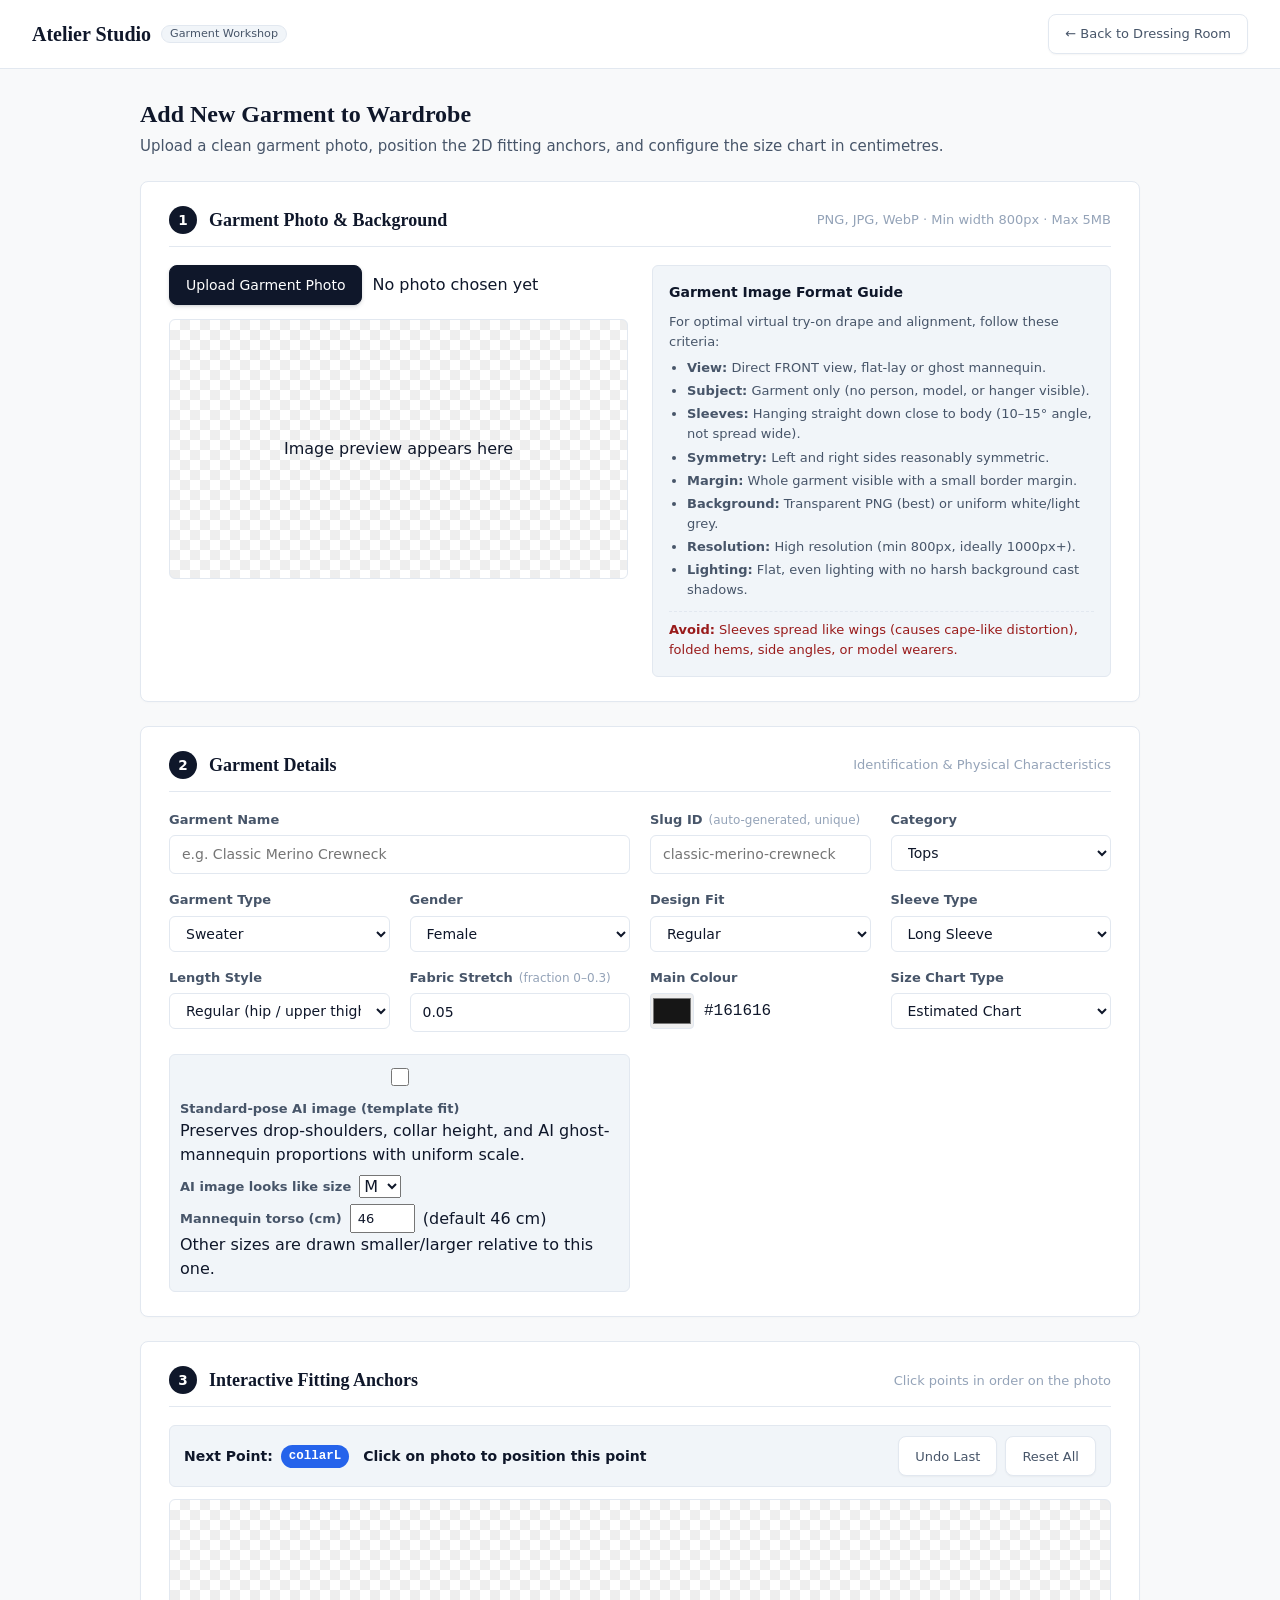
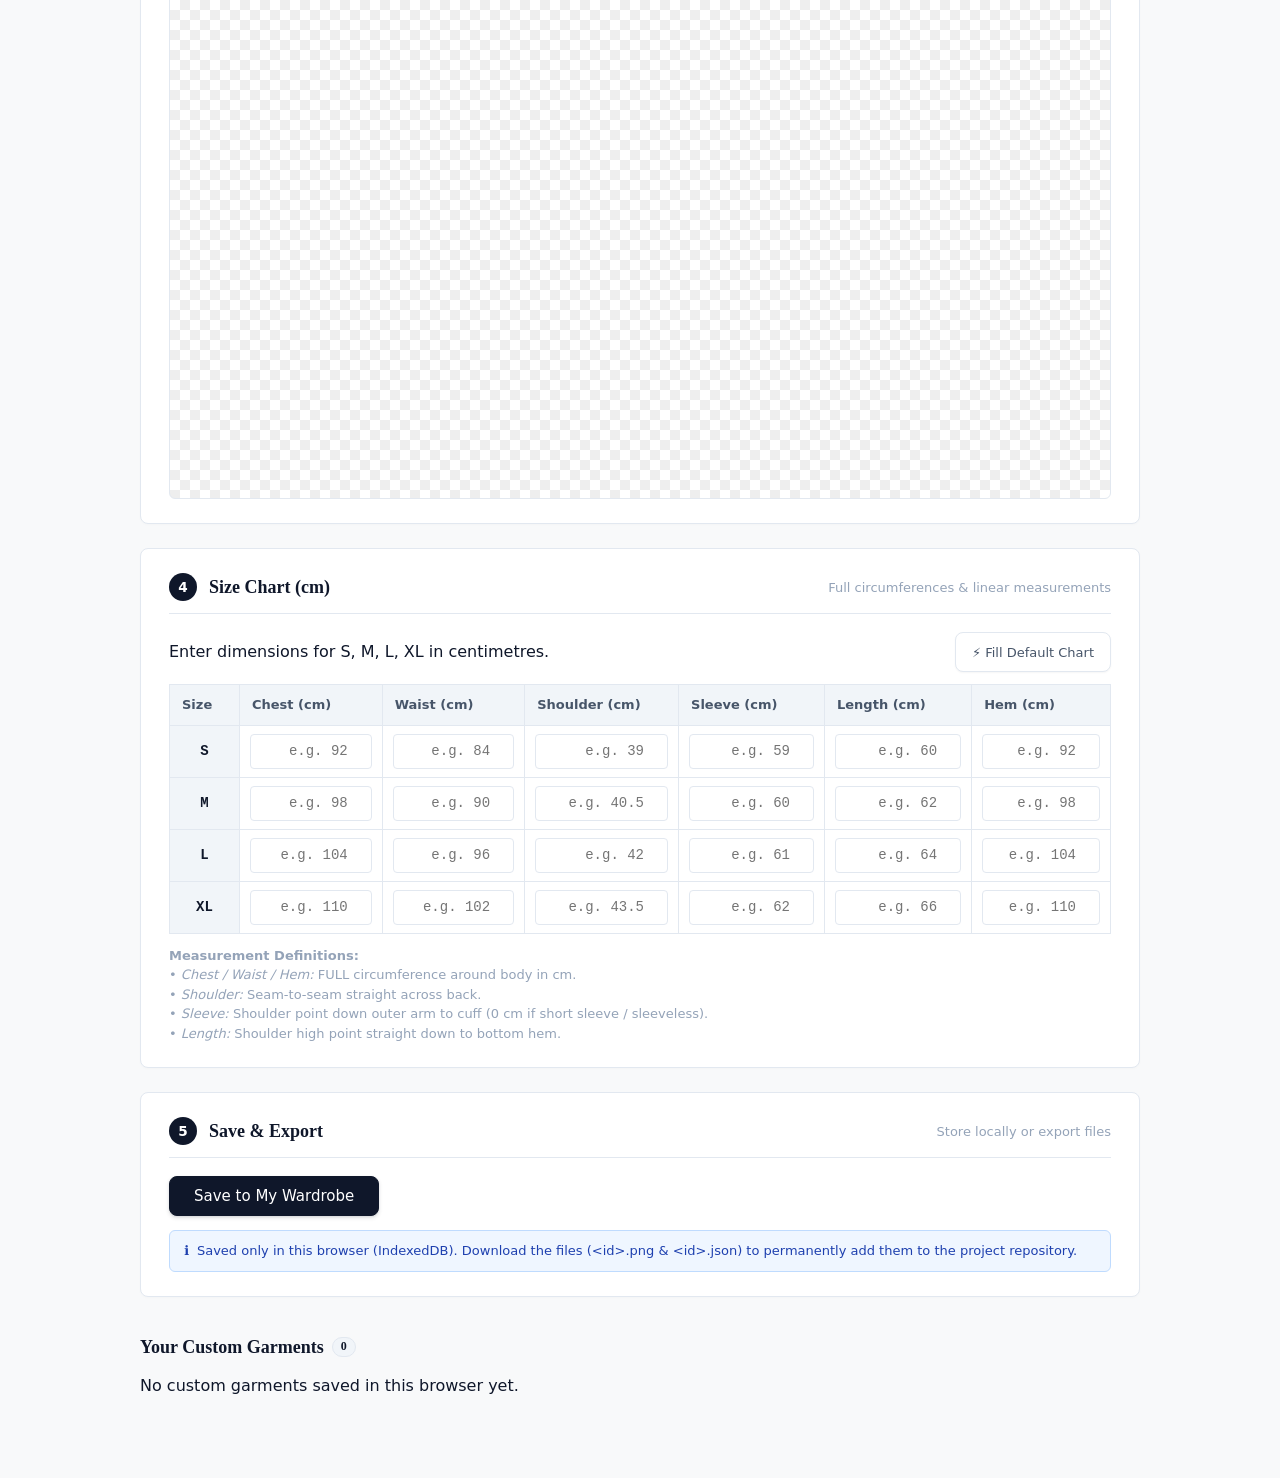
<file: admin.html>
<!DOCTYPE html>
<html lang="en">
<head>
  <meta charset="UTF-8">
  <meta name="viewport" content="width=device-width, initial-scale=1.0">
  <title>Wardrobe Admin · Add Garment — Atelier</title>
  <link rel="stylesheet" href="css/base.css">
  <link rel="stylesheet" href="css/admin.css">
</head>
<body class="admin-layout">

  <!-- Header -->
  <header class="admin-header">
    <h1>
      <span>Atelier Studio</span>
      <span class="badge">Garment Workshop</span>
    </h1>
    <div style="display:flex;align-items:center;gap:12px;">
      <a href="dressing.html" class="btn btn-ghost" style="font-size:0.8125rem;">← Back to Dressing Room</a>
    </div>
  </header>

  <!-- Main Content -->
  <main class="admin-main">
    <div class="admin-intro">
      <h2 style="font-size:1.5rem;font-weight:600;margin:0 0 6px;">Add New Garment to Wardrobe</h2>
      <p>Upload a clean garment photo, position the 2D fitting anchors, and configure the size chart in centimetres.</p>
    </div>

    <!-- CARD 1: Upload Image & Guidelines -->
    <section class="admin-card" id="card-upload">
      <div class="card-heading">
        <span class="step-num">1</span>
        <h2>Garment Photo & Background</h2>
        <span class="sub">PNG, JPG, WebP · Min width 800px · Max 5MB</span>
      </div>

      <div class="upload-grid">
        <!-- Upload Controls & Preview -->
        <div style="display:flex;flex-direction:column;gap:14px;">
          <div style="display:flex;gap:10px;align-items:center;">
            <input type="file" id="garment-file-input" accept="image/png,image/jpeg,image/webp" style="display:none;">
            <button type="button" class="btn btn-primary" id="select-image-btn" style="font-size:0.875rem;">Upload Garment Photo</button>
            <span id="file-name-label" class="muted text-sm">No photo chosen yet</span>
          </div>

          <div class="checker-box" id="upload-preview-box">
            <span id="upload-placeholder-text" class="muted text-sm">Image preview appears here</span>
            <img id="upload-preview-img" alt="Garment preview" style="display:none;">
          </div>

          <!-- Background Removal Actions -->
          <div id="bg-remove-section" style="display:none;flex-direction:column;gap:12px;">
            <div style="display:flex;align-items:center;justify-content:space-between;flex-wrap:wrap;gap:10px;">
              <span class="text-sm" style="color:var(--ink-soft);font-weight:600;">Photo has solid background:</span>
              <button type="button" class="btn btn-primary" id="remove-bg-btn" style="font-size:0.8125rem;">Remove Background</button>
            </div>

            <!-- Tolerance Slider -->
            <div style="background:var(--paper-2);padding:10px 14px;border:1px solid var(--line);border-radius:6px;display:flex;flex-direction:column;gap:6px;">
              <div style="display:flex;justify-content:space-between;align-items:center;">
                <label for="tolerance-slider" class="text-sm" style="font-weight:600;">Tolerance: <span id="tolerance-val" style="font-family:var(--font-mono);color:var(--accent);">22</span></label>
                <span class="text-xs muted">(8 = strict, 22 = default, 40 = loose)</span>
              </div>
              <input type="range" id="tolerance-slider" min="8" max="40" value="22" step="1" style="width:100%;cursor:pointer;">
            </div>

            <!-- Magic Eraser and Tools -->
            <div style="display:flex;gap:8px;flex-wrap:wrap;align-items:center;">
              <button type="button" class="btn btn-ghost" id="magic-eraser-btn" style="border:1px solid var(--line);font-size:0.8125rem;">🪄 Magic Eraser: OFF</button>
              <button type="button" class="btn btn-ghost" id="brush-eraser-btn" style="border:1px solid var(--line);font-size:0.8125rem;">🧽 Brush Eraser: OFF</button>
              <button type="button" class="btn btn-ghost" id="restore-brush-btn" style="border:1px solid var(--line);font-size:0.8125rem;">🖌️ Restore Brush: OFF</button>
              <label class="text-xs" style="display:flex;align-items:center;gap:6px;">Brush size
                <input type="range" id="brush-size-slider" min="3" max="40" value="12" step="1" style="width:90px;cursor:pointer;">
              </label>
              <button type="button" class="btn btn-ghost" id="undo-eraser-btn" style="border:1px solid var(--line);font-size:0.8125rem;" disabled>Undo Eraser</button>
              <button type="button" class="btn btn-ghost" id="reset-cleaning-btn" style="border:1px solid var(--line);font-size:0.8125rem;">Reset to Original</button>
            </div>

            <div id="magic-eraser-hint" class="notice-banner" style="display:none;margin-top:2px;font-size:0.78rem;">
              <span>🪄 <strong>Magic Eraser active:</strong> Click on any trapped white pocket (e.g. between sleeve and body or inside belt loop) to erase it.</span>
            </div>
            <div id="brush-eraser-hint" class="notice-banner" style="display:none;margin-top:2px;font-size:0.78rem;">
              <span id="brush-hint-text">🧽 <strong>Brush Eraser active:</strong> press and drag over leftovers (fingers, hair, thin strips) on the enlarged "Cleaned Canvas" below. Then click <strong>Use Cleaned Image</strong>.</span>
            </div>

            <!-- Side-by-side comparison when cleaned -->
            <div id="clean-compare-container" style="display:none;flex-direction:column;gap:12px;">
              <div class="clean-compare-row">
                <div>
                  <span class="text-xs muted" style="display:block;margin-bottom:4px;font-weight:600;">Original</span>
                  <div class="checker-box" style="min-height:180px;max-height:240px;">
                    <img id="compare-original-img" alt="Original photo">
                  </div>
                </div>
                <div>
                  <span class="text-xs muted" style="display:block;margin-bottom:4px;font-weight:600;">Cleaned Canvas</span>
                  <div class="checker-box" id="cleaned-preview-wrap" style="min-height:180px;max-height:240px;position:relative;">
                    <canvas id="cleaned-canvas" style="max-width:100%;max-height:240px;object-fit:contain;cursor:default;"></canvas>
                  </div>
                </div>
              </div>
              <div style="display:flex;gap:10px;">
                <button type="button" class="btn btn-primary" id="accept-cleaned-btn" style="font-size:0.8125rem;">Use Cleaned Image</button>
                <button type="button" class="btn btn-ghost" id="keep-original-btn" style="font-size:0.8125rem;">Keep Original</button>
              </div>
            </div>
          </div>
        </div>

        <!-- Format Guidelines Box (from 3B) -->
        <div class="guide-box">
          <h4>Garment Image Format Guide</h4>
          <p>For optimal virtual try-on drape and alignment, follow these criteria:</p>
          <ul>
            <li><strong>View:</strong> Direct FRONT view, flat-lay or ghost mannequin.</li>
            <li><strong>Subject:</strong> Garment only (no person, model, or hanger visible).</li>
            <li><strong>Sleeves:</strong> Hanging straight down close to body (10–15° angle, not spread wide).</li>
            <li><strong>Symmetry:</strong> Left and right sides reasonably symmetric.</li>
            <li><strong>Margin:</strong> Whole garment visible with a small border margin.</li>
            <li><strong>Background:</strong> Transparent PNG (best) or uniform white/light grey.</li>
            <li><strong>Resolution:</strong> High resolution (min 800px, ideally 1000px+).</li>
            <li><strong>Lighting:</strong> Flat, even lighting with no harsh background cast shadows.</li>
          </ul>
          <div class="guide-bad">
            <strong>Avoid:</strong> Sleeves spread like wings (causes cape-like distortion), folded hems, side angles, or model wearers.
          </div>
        </div>
      </div>
    </section>

    <!-- CARD 2: Garment Details -->
    <section class="admin-card" id="card-details">
      <div class="card-heading">
        <span class="step-num">2</span>
        <h2>Garment Details</h2>
        <span class="sub">Identification & Physical Characteristics</span>
      </div>

      <div class="details-form-grid">
        <div class="form-group" style="grid-column: span 2;">
          <label for="garment-name">Garment Name</label>
          <input type="text" id="garment-name" class="form-input" placeholder="e.g. Classic Merino Crewneck">
        </div>

        <div class="form-group">
          <label for="garment-id">Slug ID <span class="tooltip-hint">(auto-generated, unique)</span></label>
          <input type="text" id="garment-id" class="form-input" placeholder="classic-merino-crewneck">
        </div>

        <div class="form-group">
          <label for="garment-category">Category</label>
          <select id="garment-category" class="form-select">
            <option value="tops">Tops</option>
            <option value="outerwear">Outerwear</option>
          </select>
        </div>

        <div class="form-group">
          <label for="garment-type">Garment Type</label>
          <select id="garment-type" class="form-select">
            <option value="sweater">Sweater</option>
            <option value="t-shirt">T-Shirt</option>
            <option value="cardigan">Cardigan</option>
            <option value="hoodie">Hoodie</option>
            <option value="shirt">Shirt</option>
            <option value="jacket">Jacket</option>
            <option value="coat">Coat</option>
          </select>
        </div>

        <div class="form-group">
          <label for="garment-gender">Gender</label>
          <select id="garment-gender" class="form-select">
            <option value="female">Female</option>
            <option value="male">Male</option>
            <option value="unisex">Unisex</option>
          </select>
        </div>

        <div class="form-group">
          <label for="garment-design-fit">Design Fit</label>
          <select id="garment-design-fit" class="form-select">
            <option value="regular">Regular</option>
            <option value="fitted">Fitted</option>
            <option value="relaxed">Relaxed</option>
            <option value="oversized">Oversized</option>
          </select>
        </div>

        <div class="form-group">
          <label for="garment-sleeve-type">Sleeve Type</label>
          <select id="garment-sleeve-type" class="form-select">
            <option value="long">Long Sleeve</option>
            <option value="short">Short Sleeve</option>
            <option value="none">Sleeveless</option>
          </select>
        </div>

        <div class="form-group">
          <label for="garment-length-style">Length Style</label>
          <select id="garment-length-style" class="form-select">
            <option value="regular">Regular (hip / upper thigh)</option>
            <option value="long">Long coat (knee / calf) – length not scored</option>
          </select>
        </div>

        <div class="form-group">
          <label for="garment-stretch">Fabric Stretch <span class="tooltip-hint" title="Fraction of stretch, e.g. 0.02 = 2%, 0.10 = 10%">(fraction 0–0.3)</span></label>
          <input type="number" id="garment-stretch" class="form-input" min="0" max="0.3" step="0.01" value="0.05">
        </div>

        <div class="form-group">
          <label for="garment-color">Main Colour</label>
          <div style="display:flex;align-items:center;gap:10px;">
            <input type="color" id="garment-color" value="#161616" style="width:44px;height:36px;padding:0;border:1px solid var(--line);border-radius:4px;cursor:pointer;">
            <span id="garment-color-hex" class="form-text text-sm font-mono" style="font-family:var(--font-mono)">#161616</span>
          </div>
        </div>

        <div class="form-group">
          <label for="garment-chart-type">Size Chart Type</label>
          <select id="garment-chart-type" class="form-select">
            <option value="estimated">Estimated Chart</option>
            <option value="official">Official Chart</option>
          </select>
        </div>

        <div class="form-group" style="grid-column: span 2; display:flex; align-items:center; gap:10px; margin-top:6px; padding:10px; background:var(--paper-2); border:1px solid var(--line); border-radius:6px;">
          <input type="checkbox" id="garment-render-mode" value="template" style="width:18px;height:18px;cursor:pointer;">
          <div>
            <label for="garment-render-mode" style="margin:0;cursor:pointer;font-weight:600;display:block;">Standard-pose AI image (template fit)</label>
            <span class="text-xs muted">Preserves drop-shoulders, collar height, and AI ghost-mannequin proportions with uniform scale.</span>
            <div style="margin-top:8px; display:flex; align-items:center; gap:8px;">
              <label for="garment-ref-size" class="text-xs" style="margin:0;">AI image looks like size</label>
              <select id="garment-ref-size" style="width:auto;">
                <option value="S">S</option>
                <option value="M" selected>M</option>
                <option value="L">L</option>
                <option value="XL">XL</option>
              </select>
            </div>
            <div style="margin-top:6px; display:flex; align-items:center; gap:8px;">
              <label for="garment-mannequin-torso" class="text-xs" style="margin:0;">Mannequin torso (cm)</label>
              <input type="number" id="garment-mannequin-torso" value="46" min="30" max="70" step="0.5" style="width:65px; padding:3px 6px; font-size:0.8125rem;">
              <span class="text-xs muted">(default 46 cm)</span>
            </div>
            <span class="text-xs muted">Other sizes are drawn smaller/larger relative to this one.</span>
          </div>
        </div>

        <!-- Worn Reference Image Section (Phase 4B) -->
        <div id="template-ref-section" class="form-group" style="display:none; grid-column: span 2; margin-top:8px; padding:14px; background:var(--paper-1); border:1px solid var(--accent); border-radius:6px; flex-direction:column; gap:10px;">
          <div style="display:flex; justify-content:space-between; align-items:flex-start;">
            <div>
              <label style="font-weight:700; color:var(--text); margin-bottom:2px; display:block;">Worn reference image (step A: garment on the mannequin)</label>
              <span class="text-xs muted">Upload step A photo of the garment on standard mannequin. MediaPipe detects exact shoulder/hip/arm joints so manual anchors are not needed.</span>
            </div>
            <span class="badge" style="background:var(--accent);color:#fff;font-size:0.75rem;">Phase 4B</span>
          </div>

          <div style="display:flex; gap:10px; align-items:center; flex-wrap:wrap;">
            <input type="file" id="ref-image-input" accept="image/*" style="display:none;">
            <button type="button" class="btn btn-ghost" id="select-ref-image-btn" style="border:1px solid var(--line);">Select Reference Image</button>
            <span id="ref-file-name" class="text-xs muted">No reference image chosen</span>
            <button type="button" class="btn btn-ghost text-xs" id="clear-ref-image-btn" style="display:none; color:var(--danger); border:1px solid var(--line);">Remove</button>
          </div>

          <!-- Phase 7: Cut garment directly from worn reference -->
          <div id="cut-garment-section" style="margin-top:6px; padding:10px 12px; background:var(--paper-2); border:1px solid var(--line); border-radius:6px; display:flex; flex-direction:column; gap:8px;">
            <div style="display:flex; justify-content:space-between; align-items:center; flex-wrap:wrap; gap:8px;">
              <button type="button" class="btn btn-primary" id="cut-garment-btn" style="font-size:0.8125rem; font-weight:600;">
                ✂️ Cut garment from worn image (no ghost step)
              </button>
              <span class="badge" style="background:var(--accent); color:#fff; font-size:0.7rem;">Phase 7</span>
            </div>
            <div style="display:flex; gap:14px; align-items:center; flex-wrap:wrap;">
              <div style="display:flex; align-items:center; gap:6px;">
                <label for="cut-legs-select" class="text-xs" style="font-weight:600; white-space:nowrap;">Mannequin legs:</label>
                <select id="cut-legs-select" class="form-select" style="font-size:0.8125rem; padding:3px 8px; width:auto;">
                  <option value="black" selected>Black leggings</option>
                  <option value="green">Green leggings</option>
                </select>
              </div>

              <div style="display:flex; align-items:center; gap:6px;">
                <label for="cut-neckline-select" class="text-xs" style="font-weight:600; white-space:nowrap;">Neckline:</label>
                <select id="cut-neckline-select" class="form-select" style="font-size:0.8125rem; padding:3px 8px; width:auto;">
                  <option value="closed" selected>Closed collar</option>
                  <option value="openV">Open V (top underneath shows)</option>
                </select>
              </div>

              <label style="display:flex; align-items:center; gap:6px; font-size:0.8125rem; cursor:pointer; user-select:none;">
                <input type="checkbox" id="cut-garment-white" style="cursor:pointer;">
                <span>Garment is white / very light</span>
              </label>
            </div>
            <div id="cut-status-msg" style="display:none; font-size:0.8125rem;"></div>
          </div>

          <div id="auto-align-badge" style="display:none; padding:8px 12px; background:rgba(16, 185, 129, 0.12); border:1px solid rgba(16, 185, 129, 0.4); border-radius:6px; color:#10b981; font-weight:600; font-size:0.8125rem; align-items:center; gap:8px;">
            <span>✓ Automatically aligned (cut from worn reference)</span>
          </div>

          <div id="ref-pose-status" style="display:none; font-size:0.8125rem;"></div>

          <!-- Preview canvas with detected landmarks overlaid -->
          <div id="ref-preview-wrap" style="display:none; flex-direction:column; gap:6px;">
            <span class="text-xs muted" style="font-weight:600;">Detected Reference Pose Landmarks:</span>
            <div style="max-width:100%; max-height:360px; border:1px solid var(--line); border-radius:6px; overflow:hidden; background:#111; display:flex; justify-content:center; align-items:center;">
              <canvas id="ref-pose-canvas" style="max-width:100%; max-height:360px; object-fit:contain;"></canvas>
            </div>
          </div>

          <!-- Align Garment to Reference Panel (Phase 4C) -->
          <div id="ghost-align-panel" style="display:none; flex-direction:column; gap:12px; margin-top:8px; padding-top:12px; border-top:1px solid var(--line);">
            <div style="display:flex; justify-content:space-between; align-items:flex-start;">
              <div>
                <label style="font-weight:700; color:var(--text); margin-bottom:2px; display:block;">Align Ghost PNG to Reference (Phase 4C)</label>
                <span class="text-xs muted">Drag ghost garment over reference mannequin. Use sliders or arrow keys (1px nudges, Shift+arrows 10px) to match exact position and scale.</span>
              </div>
              <button type="button" class="btn btn-ghost text-xs" id="reset-align-btn" style="border:1px solid var(--line);">↺ Auto Reset</button>
            </div>

            <!-- Controls bar -->
            <div style="display:flex; gap:16px; flex-wrap:wrap; background:var(--paper-2); padding:10px 14px; border:1px solid var(--line); border-radius:6px; align-items:center;">
              <!-- Scale Slider (0.3 - 2.0, step 0.005) -->
              <div style="flex:1; min-width:180px; display:flex; flex-direction:column; gap:4px;">
                <div style="display:flex; justify-content:space-between; align-items:center;">
                  <label for="align-scale-slider" class="text-xs" style="font-weight:600;">Scale: <span id="align-scale-val" class="font-mono text-xs" style="color:var(--accent);">1.000×</span></label>
                  <span class="text-xs muted">(0.3× – 2.0×)</span>
                </div>
                <input type="range" id="align-scale-slider" min="0.3" max="2.0" step="0.005" value="1.0" style="width:100%; cursor:pointer;">
              </div>

              <!-- Opacity Slider (0.1 - 1.0, step 0.05, default 0.5) -->
              <div style="flex:1; min-width:160px; display:flex; flex-direction:column; gap:4px;">
                <div style="display:flex; justify-content:space-between; align-items:center;">
                  <label for="align-opacity-slider" class="text-xs" style="font-weight:600;">Ghost Opacity: <span id="align-opacity-val" class="font-mono text-xs" style="color:var(--accent);">50%</span></label>
                  <span class="text-xs muted">(10% – 100%)</span>
                </div>
                <input type="range" id="align-opacity-slider" min="0.1" max="1.0" step="0.05" value="0.5" style="width:100%; cursor:pointer;">
              </div>

              <!-- Offset info -->
              <div style="display:flex; align-items:center; gap:6px;">
                <span class="text-xs muted">Offset:</span>
                <span id="align-offset-val" class="font-mono text-xs" style="background:var(--paper-1); padding:3px 6px; border:1px solid var(--line); border-radius:4px;">dx: 0, dy: 0</span>
              </div>
            </div>

            <!-- Alignment Canvas Container -->
            <div id="align-canvas-wrap" style="position:relative; max-width:100%; border:1px solid var(--line); border-radius:6px; overflow:hidden; background:#18181b; display:flex; justify-content:center; align-items:center; cursor:grab; user-select:none;">
              <canvas id="align-canvas" tabindex="0" style="max-width:100%; max-height:480px; object-fit:contain; outline:none; display:block;"></canvas>
            </div>
            <span class="text-xs muted">💡 Click & drag canvas to move ghost garment. Use arrow keys for 1px nudges (Shift+arrows for 10px).</span>
          </div>
        </div>
      </div>
    </section>

    <!-- CARD 3: Fitting Anchors Canvas -->
    <section class="admin-card" id="card-anchors">
      <div class="card-heading">
        <span class="step-num">3</span>
        <h2>Interactive Fitting Anchors</h2>
        <span class="sub" id="anchors-card-sub">Click points in order on the photo</span>
      </div>

      <div class="anchors-container">
        <div class="anchors-toolbar">
          <div class="anchor-prompt">
            <span>Next Point:</span>
            <span id="current-point-badge" class="current-point-pill">collarL</span>
            <span id="point-instruction" class="text-sm muted" style="margin-left:6px;">Click on garment photo</span>
          </div>
          <div style="display:flex;gap:8px;">
            <button type="button" class="btn btn-ghost" id="undo-anchor-btn" style="border:1px solid var(--line);font-size:0.8125rem;">Undo Last</button>
            <button type="button" class="btn btn-ghost" id="reset-anchors-btn" style="border:1px solid var(--line);font-size:0.8125rem;">Reset All</button>
          </div>
        </div>

        <div class="anchor-canvas-wrap" id="anchor-canvas-wrap">
          <canvas id="anchor-canvas" width="600" height="600"></canvas>
        </div>

        <div id="anchor-validation-msg" class="error-banner" style="display:none;"></div>
      </div>
    </section>

    <!-- CARD 4: Size Chart Table -->
    <section class="admin-card" id="card-chart">
      <div class="card-heading">
        <span class="step-num">4</span>
        <h2>Size Chart (cm)</h2>
        <span class="sub">Full circumferences & linear measurements</span>
      </div>

      <div style="display:flex;justify-content:space-between;align-items:center;margin-bottom:12px;">
        <span class="text-sm muted">Enter dimensions for S, M, L, XL in centimetres.</span>
        <button type="button" class="btn btn-ghost" id="fill-default-chart-btn" style="border:1px solid var(--line);font-size:0.8125rem;">⚡ Fill Default Chart</button>
      </div>

      <div id="chart-fallback-notice" class="notice-banner" style="display:none;"></div>

      <div class="chart-table-wrap">
        <table class="chart-table" id="size-chart-table">
          <thead>
            <tr>
              <th style="width:70px;">Size</th>
              <th>Chest (cm)</th>
              <th>Waist (cm)</th>
              <th>Shoulder (cm)</th>
              <th>Sleeve (cm)</th>
              <th>Length (cm)</th>
              <th>Hem (cm)</th>
            </tr>
          </thead>
          <tbody>
            <tr data-size="S">
              <td class="size-name-cell">S</td>
              <td><input type="number" step="0.5" data-field="chest" placeholder="e.g. 92"></td>
              <td><input type="number" step="0.5" data-field="waist" placeholder="e.g. 84"></td>
              <td><input type="number" step="0.5" data-field="shoulder" placeholder="e.g. 39"></td>
              <td><input type="number" step="0.5" data-field="sleeve" placeholder="e.g. 59"></td>
              <td><input type="number" step="0.5" data-field="length" placeholder="e.g. 60"></td>
              <td><input type="number" step="0.5" data-field="hem" placeholder="e.g. 92"></td>
            </tr>
            <tr data-size="M">
              <td class="size-name-cell">M</td>
              <td><input type="number" step="0.5" data-field="chest" placeholder="e.g. 98"></td>
              <td><input type="number" step="0.5" data-field="waist" placeholder="e.g. 90"></td>
              <td><input type="number" step="0.5" data-field="shoulder" placeholder="e.g. 40.5"></td>
              <td><input type="number" step="0.5" data-field="sleeve" placeholder="e.g. 60"></td>
              <td><input type="number" step="0.5" data-field="length" placeholder="e.g. 62"></td>
              <td><input type="number" step="0.5" data-field="hem" placeholder="e.g. 98"></td>
            </tr>
            <tr data-size="L">
              <td class="size-name-cell">L</td>
              <td><input type="number" step="0.5" data-field="chest" placeholder="e.g. 104"></td>
              <td><input type="number" step="0.5" data-field="waist" placeholder="e.g. 96"></td>
              <td><input type="number" step="0.5" data-field="shoulder" placeholder="e.g. 42"></td>
              <td><input type="number" step="0.5" data-field="sleeve" placeholder="e.g. 61"></td>
              <td><input type="number" step="0.5" data-field="length" placeholder="e.g. 64"></td>
              <td><input type="number" step="0.5" data-field="hem" placeholder="e.g. 104"></td>
            </tr>
            <tr data-size="XL">
              <td class="size-name-cell">XL</td>
              <td><input type="number" step="0.5" data-field="chest" placeholder="e.g. 110"></td>
              <td><input type="number" step="0.5" data-field="waist" placeholder="e.g. 102"></td>
              <td><input type="number" step="0.5" data-field="shoulder" placeholder="e.g. 43.5"></td>
              <td><input type="number" step="0.5" data-field="sleeve" placeholder="e.g. 62"></td>
              <td><input type="number" step="0.5" data-field="length" placeholder="e.g. 66"></td>
              <td><input type="number" step="0.5" data-field="hem" placeholder="e.g. 110"></td>
            </tr>
          </tbody>
        </table>
      </div>

      <div class="chart-definitions">
        <strong>Measurement Definitions:</strong><br>
        • <em>Chest / Waist / Hem:</em> FULL circumference around body in cm.<br>
        • <em>Shoulder:</em> Seam-to-seam straight across back.<br>
        • <em>Sleeve:</em> Shoulder point down outer arm to cuff (0 cm if short sleeve / sleeveless).<br>
        • <em>Length:</em> Shoulder high point straight down to bottom hem.
      </div>

      <div id="chart-validation-msg" class="error-banner" style="display:none;"></div>
    </section>

    <!-- CARD 5: Save & Preview -->
    <section class="admin-card" id="card-save">
      <div class="card-heading">
        <span class="step-num">5</span>
        <h2>Save & Export</h2>
        <span class="sub">Store locally or export files</span>
      </div>

      <div class="actions-row">
        <button type="button" class="btn btn-primary" id="save-garment-btn" style="font-size:0.9375rem;padding:10px 24px;">Save to My Wardrobe</button>
        <a href="#" class="btn btn-ghost" id="try-on-link" target="_blank" style="display:none;border:1px solid var(--line);font-size:0.9375rem;padding:10px 20px;">Try It On ↗</a>
        <button type="button" class="btn btn-ghost" id="download-files-btn" style="display:none;border:1px solid var(--line);font-size:0.9375rem;padding:10px 20px;">Download Garment Files</button>
      </div>

      <div class="notice-banner">
        <span>ℹ️</span>
        <span>Saved only in this browser (IndexedDB). Download the files (<span class="font-mono">&lt;id&gt;.png</span> &amp; <span class="font-mono">&lt;id&gt;.json</span>) to permanently add them to the project repository.</span>
      </div>

      <div id="save-status-msg" style="display:none;"></div>
    </section>

    <!-- Saved Custom Garments Management -->
    <section class="saved-section">
      <h3>
        <span>Your Custom Garments</span>
        <span id="saved-count-badge" class="badge" style="font-size:0.75rem;background:var(--paper-2);border:1px solid var(--line);padding:2px 8px;border-radius:999px;">0</span>
      </h3>
      <div id="saved-garments-list" class="saved-grid">
        <!-- Rendered by JS -->
      </div>
    </section>
  </main>

  <script type="module" src="js/pages/admin.js"></script>
</body>
</html>
</file>
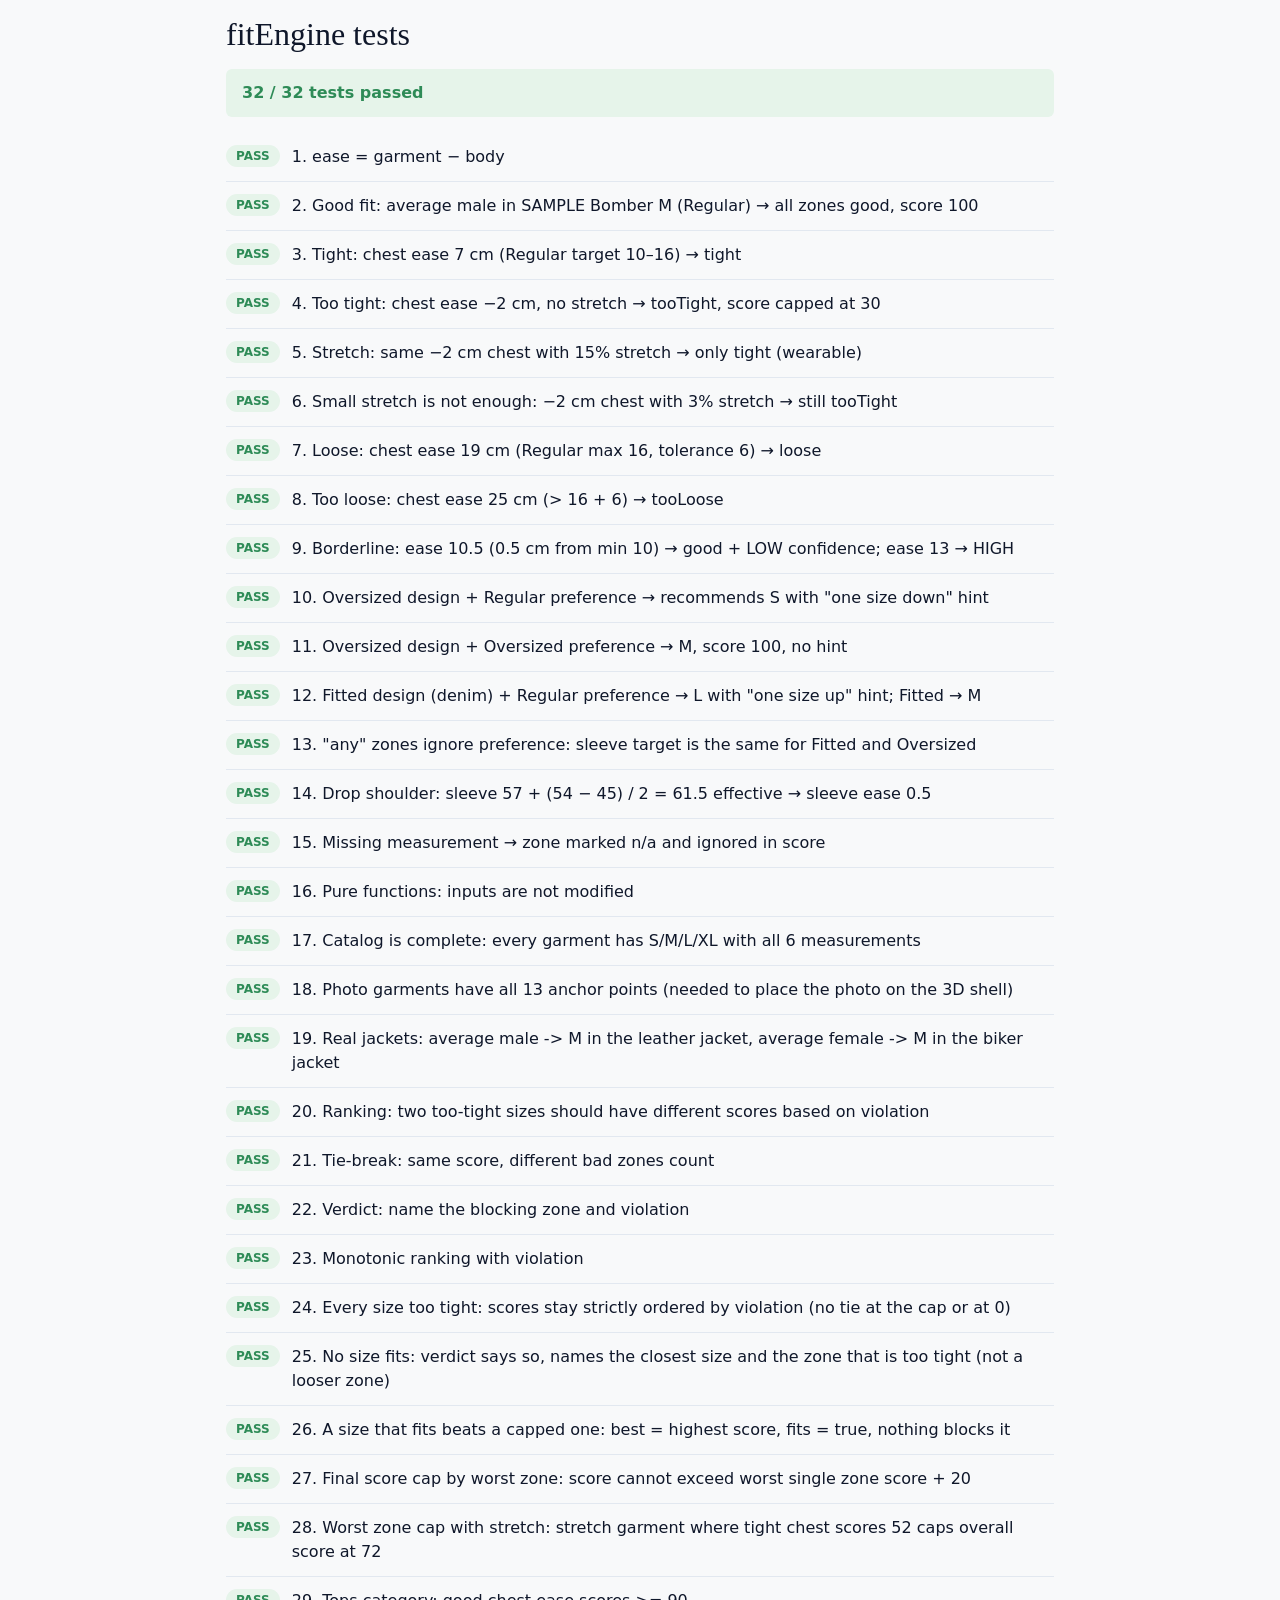
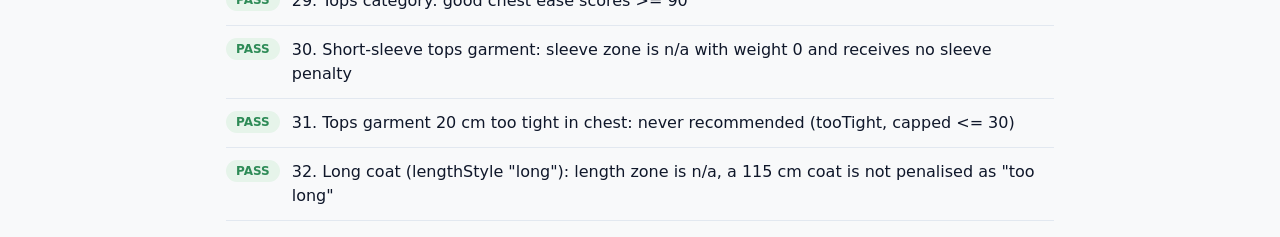
<file: tests/fitEngine.test.html>
<!DOCTYPE html>
<html lang="en">
<head>
  <meta charset="UTF-8">
  <meta name="viewport" content="width=device-width, initial-scale=1.0">
  <title>FitCheck — fitEngine tests</title>
  <link rel="stylesheet" href="../css/base.css">
  <style>
    .test-page { max-width: 860px; margin: 0 auto; padding: var(--space-4); display: grid; gap: var(--space-4); }
    .summary { font-weight: 600; padding: var(--space-3) var(--space-4); border-radius: var(--radius-md); }
    .summary.ok   { background: #e6f4ea; color: var(--fit-good); }
    .summary.fail { background: #fbe9e9; color: var(--fit-too-tight); }
    .test { display: flex; gap: var(--space-3); padding: var(--space-3) 0; border-bottom: 1px solid var(--color-border); }
    .badge { flex: none; font-size: var(--text-xs); font-weight: 600; padding: 2px 10px; border-radius: var(--radius-pill); height: fit-content; }
    .badge.pass { background: #e6f4ea; color: var(--fit-good); }
    .badge.fail { background: #fbe9e9; color: var(--fit-too-tight); }
    .error { color: var(--color-error); font-size: var(--text-sm); font-family: monospace; margin-top: var(--space-1); }
  </style>
</head>
<body>
  <main class="test-page">
    <h1>fitEngine tests</h1>
    <div class="summary" id="summary">Running…</div>
    <div class="card" id="results"></div>
  </main>

  <script type="module">
    // Inline module: same as a separate .js file, just written inside the HTML.
    import { loadFitRules, loadGarments } from '../js/core/data.js';
    import { runAll } from './fitEngine.cases.js';

    const summary = document.getElementById('summary');
    const list = document.getElementById('results');

    try {
      // Promise.all = run both loads in parallel (like asyncio.gather)
      const [rules, garments] = await Promise.all([loadFitRules(), loadGarments()]);
      const results = runAll({ rules, garments });

      for (const r of results) {
        const row = document.createElement('div');
        row.className = 'test';
        row.innerHTML = `
          <span class="badge ${r.passed ? 'pass' : 'fail'}">${r.passed ? 'PASS' : 'FAIL'}</span>
          <div>${r.name}${r.passed ? '' : `<div class="error">${r.error}</div>`}</div>`;
        list.appendChild(row);
      }

      const passed = results.filter((r) => r.passed).length;
      summary.textContent = `${passed} / ${results.length} tests passed`;
      summary.className = `summary ${passed === results.length ? 'ok' : 'fail'}`;
    } catch (err) {
      summary.textContent = `Could not run tests: ${err.message}`;
      summary.className = 'summary fail';
    }
  </script>
</body>
</html>
</file>
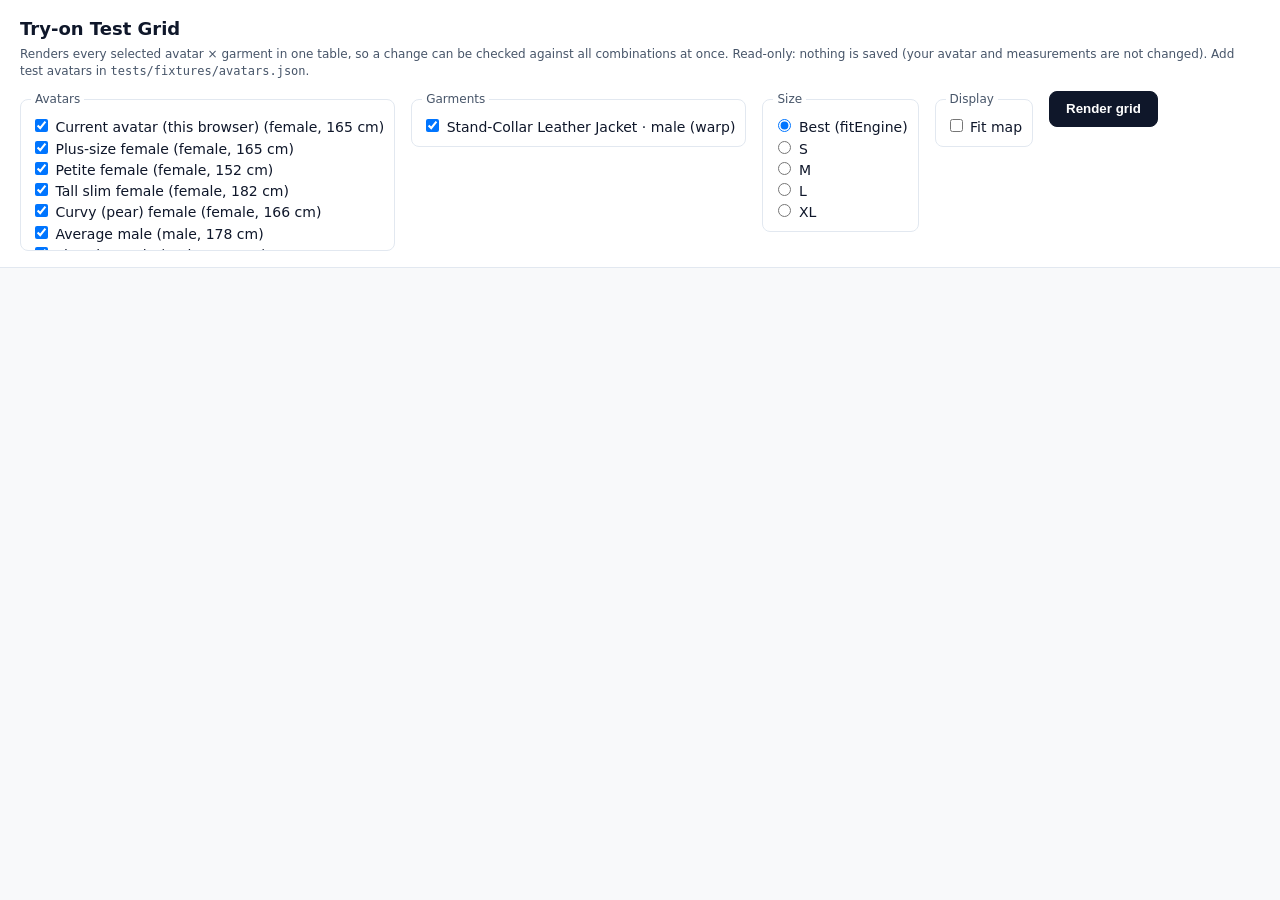
<file: tests/tryon-grid.html>
<!DOCTYPE html>
<html lang="en">
<head>
  <meta charset="UTF-8">
  <meta name="viewport" content="width=device-width, initial-scale=1.0">
  <title>Try-on Test Grid</title>
  <style>
    :root { --ink:#0F172A; --soft:#475569; --line:#E2E8F0; --bg:#F8F9FA; --card:#fff; --bad:#D1344B; --good:#2E8B57; }
    * { box-sizing: border-box; }
    body { margin:0; font: 14px/1.45 system-ui, sans-serif; color:var(--ink); background:var(--bg); }
    header { padding:16px 20px; border-bottom:1px solid var(--line); background:var(--card); position:sticky; top:0; z-index:5; }
    h1 { font-size:18px; margin:0 0 4px; }
    .muted { color:var(--soft); font-size:12px; }
    .controls { display:flex; flex-wrap:wrap; gap:16px; align-items:flex-start; margin-top:10px; }
    fieldset { border:1px solid var(--line); border-radius:8px; padding:8px 10px; margin:0; max-height:160px; overflow:auto; background:#fff; }
    legend { font-size:12px; color:var(--soft); padding:0 4px; }
    label.opt { display:block; white-space:nowrap; }
    button { height:36px; padding:0 16px; border-radius:8px; border:1px solid var(--ink); background:var(--ink); color:#fff; font-weight:600; cursor:pointer; }
    button:disabled { opacity:.5; cursor:default; }
    #status { margin-left:8px; }
    main { padding:16px 20px; overflow-x:auto; }
    table { border-collapse:collapse; }
    th, td { border:1px solid var(--line); padding:6px; vertical-align:top; background:#fff; }
    th { font-size:12px; text-align:left; max-width:170px; }
    td img { display:block; width:160px; height:auto; cursor:zoom-in; }
    .cap { font-size:11px; color:var(--soft); margin-top:4px; }
    .err { color:var(--bad); font-size:12px; width:160px; }
    #frames { position:fixed; left:-10000px; top:0; width:900px; height:1300px; }
    #lightbox { position:fixed; inset:0; background:rgba(15,23,42,.85); display:none; align-items:center; justify-content:center; z-index:10; cursor:zoom-out; }
    #lightbox img { max-height:94vh; max-width:94vw; }
  </style>
</head>
<body>
  <header>
    <h1>Try-on Test Grid</h1>
    <div class="muted">Renders every selected avatar × garment in one table, so a change can be checked against all combinations at once.
      Read-only: nothing is saved (your avatar and measurements are not changed). Add test avatars in <code>tests/fixtures/avatars.json</code>.</div>
    <div class="controls">
      <fieldset id="avatar-list"><legend>Avatars</legend></fieldset>
      <fieldset id="garment-list"><legend>Garments</legend></fieldset>
      <fieldset><legend>Size</legend>
        <label class="opt"><input type="radio" name="size" value="best" checked> Best (fitEngine)</label>
        <label class="opt"><input type="radio" name="size" value="S"> S</label>
        <label class="opt"><input type="radio" name="size" value="M"> M</label>
        <label class="opt"><input type="radio" name="size" value="L"> L</label>
        <label class="opt"><input type="radio" name="size" value="XL"> XL</label>
      </fieldset>
      <fieldset><legend>Display</legend>
        <label class="opt"><input type="checkbox" id="fit-map-toggle"> Fit map</label>
      </fieldset>
      <div><button id="run-btn" type="button">Render grid</button><span id="status" class="muted"></span></div>
    </div>
  </header>
  <main><table id="grid"></table></main>
  <div id="frames" aria-hidden="true"></div>
  <div id="lightbox"><img alt="Enlarged render"></div>

  <script type="module">
    import { listCustomGarments } from '../js/core/garmentStore.js';

    const $ = (s) => document.querySelector(s);
    let avatars = [], garments = [];

    async function loadLists() {
      try { avatars = (await (await fetch('fixtures/avatars.json', { cache: 'no-store' })).json()).avatars || []; } catch (_) { avatars = []; }
      let catalog = [];
      try { catalog = (await (await fetch('../data/garments.json', { cache: 'no-store' })).json()).garments || []; } catch (_) {}
      let custom = [];
      try { custom = await listCustomGarments(); } catch (_) {}
      const ids = new Set(custom.map((g) => g.id));
      garments = [...custom, ...catalog.filter((g) => !ids.has(g.id))].filter((g) => !g.hidden && g.image);

      $('#avatar-list').insertAdjacentHTML('beforeend', avatars.map((a, i) =>
        `<label class="opt"><input type="checkbox" data-a="${i}" checked> ${a.label || a.id} (${a.gender}, ${a.h} cm)</label>`).join(''));
      $('#garment-list').insertAdjacentHTML('beforeend', garments.map((g, i) =>
        `<label class="opt"><input type="checkbox" data-g="${i}" checked> ${g.name || g.id} · ${g.gender || 'unisex'}${g.renderMode === 'template' ? '' : ' (warp)'}</label>`).join(''));
    }

    function renderOne(avatar, garmentIds, size, run) {
      return new Promise((resolve) => {
        const fitMap = $('#fit-map-toggle')?.checked ? '1' : '0';
        const p = new URLSearchParams({ grid: '1', run, avatar: avatar.image, gender: avatar.gender || 'female',
          h: avatar.h, garments: garmentIds.join(','), size, fitMap });
        // Only measurements written in avatars.json are sent; missing ones are estimated from the photo.
        for (const k of ['chest', 'waist', 'hip', 'shoulder', 'armLength', 'torsoLength']) {
          if (avatar[k] > 0) p.set(k, avatar[k]);
        }
        const frame = document.createElement('iframe');
        frame.width = 900; frame.height = 1300;
        const onMsg = (e) => {
          const d = e.data;
          if (!d || d.source !== 'tryon-grid' || d.run !== run) return;
          if (d.type === 'grid-shot') fillCell(avatar.id, d);
          if (d.type === 'grid-done' || d.type === 'grid-error') {
            if (d.type === 'grid-error') garmentIds.forEach((id) => fillCell(avatar.id, { garment: id, error: d.error }));
            window.removeEventListener('message', onMsg);
            frame.remove();
            resolve();
          }
        };
        window.addEventListener('message', onMsg);
        frame.src = '../dressing.html?' + p.toString();
        $('#frames').appendChild(frame);
      });
    }

    function fillCell(avatarId, d) {
      const td = document.getElementById(`c-${avatarId}-${d.garment}`);
      if (!td) return;
      if (d.error) { td.innerHTML = `<div class="err">${d.error}</div>`; return; }
      const verdictPart = d.verdict ? ` · ${d.verdict}` : '';
      const scorePart = d.score != null ? ` · ${Math.round(d.score)}/100` : '';
      td.innerHTML = `<img src="${d.image}" alt="${avatarId} wearing ${d.garment}">
        <div class="cap">${d.size}${verdictPart}${scorePart}</div>`;
    }

    async function run() {
      const sel = [...document.querySelectorAll('[data-a]:checked')].map((c) => avatars[+c.dataset.a]);
      const gsel = [...document.querySelectorAll('[data-g]:checked')].map((c) => garments[+c.dataset.g]);
      const size = document.querySelector('input[name=size]:checked').value;
      if (!sel.length || !gsel.length) return;
      $('#grid').innerHTML = `<tr><th>Avatar \\ Garment</th>${gsel.map((g) => `<th>${g.name || g.id}</th>`).join('')}</tr>` +
        sel.map((a) => `<tr><th>${a.label || a.id}<div class="muted">${a.gender}, ${a.h} cm, chest ${a.chest}</div></th>` +
          gsel.map((g) => `<td id="c-${a.id}-${g.id}"><div class="muted">waiting…</div></td>`).join('') + '</tr>').join('');
      $('#run-btn').disabled = true;
      for (let i = 0; i < sel.length; i++) {            // one avatar at a time (MediaPipe is heavy)
        $('#status').textContent = `Rendering avatar ${i + 1} of ${sel.length}…`;
        await renderOne(sel[i], gsel.map((g) => g.id), size, `${Date.now()}-${i}`);
      }
      $('#status').textContent = 'Done.';
      $('#run-btn').disabled = false;
    }

    $('#run-btn').addEventListener('click', run);
    $('#grid').addEventListener('click', (e) => {
      if (e.target.tagName === 'IMG') { $('#lightbox img').src = e.target.src; $('#lightbox').style.display = 'flex'; }
    });
    $('#lightbox').addEventListener('click', () => { $('#lightbox').style.display = 'none'; });
    loadLists();
  </script>
</body>
</html>
</file>
<file: css/base.css>
/* =========================================================
   base.css — design tokens + reset + shared components.
   ========================================================= */

:root {
  /* Palette: Modern Clean Virtual Try-On Studio (Eye-friendly, bright white) */
  --paper:       #F8F9FA; /* airy, eye-friendly light studio background */
  --paper-card:  #FFFFFF; /* pure crisp white surface */
  --paper-2:     #F1F5F9; /* soft slate tint for secondary surfaces & tabs */
  --ink:         #0F172A; /* modern deep obsidian slate */
  --ink-soft:    #475569; /* refined neutral medium slate */
  --ink-muted:   #94A3B8; /* soft subtle placeholder */
  --line:        #E2E8F0; /* crisp, delicate modern border */
  --color-border: var(--line); /* for tests and backward compatibility */
  --chalk:       #0F172A; /* luxury primary black accent */
  --accent:      #0F172A;
  --accent-blue: #2563EB;
  --accent-green:#10B981;

  /* Fit status colors (semantic) */
  --fit-too-tight: #D1344B;
  --fit-tight:     #E08A1E;
  --fit-good:      #2E8B57;
  --fit-loose:     #2F6FDE;
  --fit-too-loose: #6B4FC9;
  --color-error:   var(--fit-too-tight);

  /* Typography */
  --font-display: "Fraunces", "Instrument Serif", serif;
  --font-body:    "IBM Plex Sans", system-ui, sans-serif;
  --font-mono:    "IBM Plex Mono", monospace;

  --text-xs:  0.75rem;
  --text-sm:  0.8125rem;
  --text-md:  1rem;
  --text-lg:  1.25rem;
  --text-xl:  1.75rem;
  --text-2xl: 2.25rem;

  /* Borders & Radius */
  --radius-sm: 4px;
  --radius-md: 6px;
  --radius-pill: 999px;

  --duration: 180ms;
  --ease: cubic-bezier(0.4, 0, 0.2, 1);

  /* Spacing */
  --space-1: 4px;
  --space-2: 8px;
  --space-3: 12px;
  --space-4: 16px;
  --space-5: 24px;
  --space-6: 32px;

  /* Layout */
  --topbar-h: 60px;
  --panel-w:  400px;
}

/* Dark mode override disabled for consistent, eye-friendly white dressing room experience */
@media (prefers-color-scheme: dark) {
  :root {
    --paper:       #F8F9FA;
    --paper-2:     #F1F5F9;
    --ink:         #0F172A;
    --ink-soft:    #475569;
    --line:        #E2E8F0;
  }
}

/* Minimal reset */
*, *::before, *::after { box-sizing: border-box; }
html, body { margin: 0; padding: 0; height: 100%; }

body {
  font-family: var(--font-body);
  font-size: var(--text-md);
  line-height: 1.5;
  color: var(--ink);
  background: var(--paper);
  -webkit-font-smoothing: antialiased;
}

h1, h2, h3, .verdict {
  font-family: var(--font-display);
  font-weight: 500;
  line-height: 1.15;
  margin: 0;
}

p { margin: 0; }
img, svg { display: block; max-width: 100%; }
button, input, select { font: inherit; color: inherit; }
a { color: inherit; text-decoration: none; }

/* Focus rings in chalk color */
:focus-visible {
  outline: 2px solid var(--chalk);
  outline-offset: 2px;
}

/* Shared Components */
.topbar {
  height: var(--topbar-h);
  display: flex;
  align-items: center;
  justify-content: space-between;
  padding: 0 var(--space-4);
  border-bottom: 1px solid var(--line);
  background: var(--paper);
  position: sticky;
  top: 0;
  z-index: 100;
}

.logo {
  display: flex;
  align-items: center;
  gap: var(--space-2);
  font-family: var(--font-display);
  font-size: var(--text-lg);
  font-weight: 600;
  color: var(--ink);
}

.logo svg {
  width: 20px;
  height: 20px;
  color: var(--chalk);
}

.steps {
  display: flex;
  gap: var(--space-2);
  font-family: var(--font-mono);
  font-size: var(--text-xs);
  text-transform: uppercase;
  color: var(--ink-soft);
}

.steps span, .steps a {
  padding: var(--space-1) var(--space-3);
  border-radius: var(--radius-sm);
}

.steps .is-active {
  background: var(--paper-2);
  color: var(--ink);
  font-weight: 600;
}

.btn {
  display: inline-flex;
  align-items: center;
  justify-content: center;
  gap: var(--space-2);
  height: 40px;
  padding: 0 var(--space-4);
  border-radius: 8px;
  border: 1px solid var(--line);
  background: #FFFFFF;
  color: var(--ink);
  font-weight: 500;
  font-size: var(--text-sm);
  cursor: pointer;
  transition: all 0.18s cubic-bezier(0.16, 1, 0.3, 1);
  box-shadow: 0 1px 2px rgba(0, 0, 0, 0.04);
}

.btn:hover {
  border-color: #CBD5E1;
  background: #F8FAFC;
  color: #0F172A;
  transform: translateY(-1px);
  box-shadow: 0 2px 6px rgba(0, 0, 0, 0.06);
}
.btn:active {
  transform: translateY(0);
  box-shadow: 0 1px 2px rgba(0, 0, 0, 0.04);
}

.btn-primary {
  background: #0F172A;
  border-color: #0F172A;
  color: #FFFFFF;
  box-shadow: 0 2px 4px rgba(15, 23, 42, 0.12), 0 1px 2px rgba(15, 23, 42, 0.08);
}
.btn-primary:hover {
  background: #000000;
  border-color: #000000;
  color: #FFFFFF;
  transform: translateY(-1px);
  box-shadow: 0 4px 12px rgba(0, 0, 0, 0.16);
}
.btn-primary:active {
  transform: translateY(0);
  box-shadow: 0 1px 3px rgba(0, 0, 0, 0.1);
}

.btn-ghost {
  border-color: var(--line);
  background: #FFFFFF;
  color: var(--ink-soft);
}
.btn-ghost:hover {
  border-color: #CBD5E1;
  background: #F8FAFC;
  color: var(--ink);
}
.btn-ghost:hover {
  color: var(--ink);
  background: var(--paper-2);
}

.mono-label {
  font-family: var(--font-mono);
  font-size: var(--text-xs);
  text-transform: uppercase;
  letter-spacing: 0.05em;
  color: var(--ink-soft);
}

.visually-hidden {
  position: absolute; width: 1px; height: 1px; padding: 0; margin: -1px;
  overflow: hidden; clip: rect(0 0 0 0); white-space: nowrap; border: 0;
}

@media (prefers-reduced-motion: reduce) {
  *, ::before, ::after {
    animation-duration: 0.01ms !important;
    animation-iteration-count: 1 !important;
    transition-duration: 0.01ms !important;
    scroll-behavior: auto !important;
  }
}
</file>
<file: css/admin.css>
/* =========================================================
   admin.css — Atelier Wardrobe Admin (Add Garment Studio)
   Clean, modern, accessible design matching Atelier aesthetic.
   ========================================================= */

.admin-layout {
  min-height: 100vh;
  background: var(--paper);
  color: var(--ink);
  font-family: var(--font-body);
  display: flex;
  flex-direction: column;
}

.admin-header {
  background: rgba(255, 255, 255, 0.96);
  backdrop-filter: blur(12px);
  border-bottom: 1px solid var(--line);
  padding: 14px 32px;
  display: flex;
  justify-content: space-between;
  align-items: center;
  position: sticky;
  top: 0;
  z-index: 100;
}

.admin-header h1 {
  font-family: var(--font-display);
  font-size: 1.25rem;
  font-weight: 600;
  margin: 0;
  display: flex;
  align-items: center;
  gap: 10px;
}

.admin-header h1 .badge {
  font-size: 0.7rem;
  background: var(--paper-2);
  border: 1px solid var(--line);
  padding: 2px 8px;
  border-radius: var(--radius-pill);
  font-family: var(--font-body);
  font-weight: 500;
  color: var(--ink-soft);
}

.admin-main {
  max-width: 1040px;
  width: 100%;
  margin: 0 auto;
  padding: 32px 20px 80px;
}

.admin-intro {
  margin-bottom: 24px;
}

.admin-intro p {
  color: var(--ink-soft);
  font-size: 0.9375rem;
  line-height: 1.5;
  margin: 4px 0 0;
}

/* Numbered Card */
.admin-card {
  background: var(--paper-card);
  border: 1px solid var(--line);
  border-radius: 8px;
  padding: 24px 28px;
  margin-bottom: 24px;
  box-shadow: 0 1px 3px rgba(0, 0, 0, 0.02);
}

.card-heading {
  display: flex;
  align-items: center;
  gap: 12px;
  margin-bottom: 18px;
  padding-bottom: 12px;
  border-bottom: 1px solid var(--line);
}

.step-num {
  width: 28px;
  height: 28px;
  border-radius: 50%;
  background: var(--accent);
  color: #fff;
  font-weight: 600;
  font-size: 0.85rem;
  display: inline-flex;
  align-items: center;
  justify-content: center;
  flex-shrink: 0;
}

.card-heading h2 {
  font-size: 1.125rem;
  font-weight: 600;
  margin: 0;
  color: var(--ink);
}

.card-heading .sub {
  font-size: 0.8125rem;
  color: var(--ink-muted);
  font-weight: 400;
  margin-left: auto;
}

/* Card 1: Upload + Guidelines layout */
.upload-grid {
  display: grid;
  grid-template-columns: 1fr 1fr;
  gap: 24px;
}

@media (max-width: 860px) {
  .upload-grid {
    grid-template-columns: 1fr;
  }
}

.guide-box {
  background: var(--paper-2);
  border: 1px solid var(--line);
  border-radius: 6px;
  padding: 16px;
  font-size: 0.8125rem;
  line-height: 1.55;
  color: var(--ink-soft);
}

.guide-box h4 {
  font-size: 0.875rem;
  font-weight: 600;
  color: var(--ink);
  margin: 0 0 8px;
}

.guide-box ul {
  margin: 6px 0 10px 18px;
  padding: 0;
}

.guide-box li {
  margin-bottom: 3px;
}

.guide-bad {
  margin-top: 10px;
  padding-top: 8px;
  border-top: 1px dashed var(--line);
  color: #991b1b;
}

.checker-box {
  background-color: #fff;
  background-image:
    linear-gradient(45deg, #eee 25%, transparent 25%),
    linear-gradient(-45deg, #eee 25%, transparent 25%),
    linear-gradient(45deg, transparent 75%, #eee 75%),
    linear-gradient(-45deg, transparent 75%, #eee 75%);
  background-size: 20px 20px;
  background-position: 0 0, 0 10px, 10px -10px, -10px 0px;
  border: 1px solid var(--line);
  border-radius: 6px;
  display: flex;
  align-items: center;
  justify-content: center;
  min-height: 260px;
  max-height: 380px;
  overflow: hidden;
  position: relative;
}

.checker-box img, .checker-box canvas {
  max-width: 100%;
  max-height: 380px;
  object-fit: contain;
  display: block;
}

.clean-compare-row {
  display: grid;
  grid-template-columns: 1fr 1fr;
  gap: 16px;
  margin-top: 16px;
}

/* Card 2: Details Grid */
.details-form-grid {
  display: grid;
  grid-template-columns: repeat(auto-fill, minmax(220px, 1fr));
  gap: 16px 20px;
}

.form-group {
  display: flex;
  flex-direction: column;
  gap: 6px;
}

.form-group label {
  font-size: 0.8125rem;
  font-weight: 600;
  color: var(--ink-soft);
  display: flex;
  align-items: center;
  gap: 6px;
}

.form-group .tooltip-hint {
  font-size: 0.75rem;
  color: var(--ink-muted);
  font-weight: 400;
  cursor: help;
}

.form-input, .form-select {
  padding: 8px 12px;
  border: 1px solid var(--line);
  border-radius: 6px;
  background: #fff;
  color: var(--ink);
  font-size: 0.875rem;
  font-family: inherit;
  transition: border-color var(--duration) var(--ease);
}

.form-input:focus, .form-select:focus {
  outline: none;
  border-color: var(--accent);
}

.form-input[readonly] {
  background: var(--paper-2);
  color: var(--ink-soft);
}

/* Card 3: Anchors Canvas */
.anchors-container {
  display: flex;
  flex-direction: column;
  gap: 12px;
}

.anchors-toolbar {
  display: flex;
  align-items: center;
  justify-content: space-between;
  flex-wrap: wrap;
  gap: 10px;
  padding: 10px 14px;
  background: var(--paper-2);
  border: 1px solid var(--line);
  border-radius: 6px;
}

.anchor-prompt {
  font-weight: 600;
  font-size: 0.875rem;
  color: var(--ink);
  display: flex;
  align-items: center;
  gap: 8px;
}

.anchor-prompt .current-point-pill {
  background: #2563EB;
  color: #fff;
  padding: 2px 8px;
  border-radius: var(--radius-pill);
  font-family: var(--font-mono);
  font-size: 0.78rem;
}

.anchor-canvas-wrap {
  position: relative;
  border: 1px solid var(--line);
  border-radius: 6px;
  background-color: #fff;
  background-image:
    linear-gradient(45deg, #eee 25%, transparent 25%),
    linear-gradient(-45deg, #eee 25%, transparent 25%),
    linear-gradient(45deg, transparent 75%, #eee 75%),
    linear-gradient(-45deg, transparent 75%, #eee 75%);
  background-size: 20px 20px;
  background-position: 0 0, 0 10px, 10px -10px, -10px 0px;
  overflow: auto;
  max-height: 600px;
  display: flex;
  justify-content: center;
  align-items: center;
}

#anchor-canvas {
  cursor: crosshair;
  display: block;
}

/* Card 4: Size Chart Table */
.chart-table-wrap {
  overflow-x: auto;
  margin-bottom: 12px;
}

.chart-table {
  width: 100%;
  border-collapse: collapse;
  font-size: 0.875rem;
}

.chart-table th {
  background: var(--paper-2);
  border: 1px solid var(--line);
  padding: 10px 12px;
  text-align: left;
  font-weight: 600;
  color: var(--ink-soft);
  font-size: 0.8125rem;
}

.chart-table td {
  border: 1px solid var(--line);
  padding: 8px 10px;
}

.chart-table td.size-name-cell {
  font-weight: 600;
  font-family: var(--font-mono);
  background: var(--paper-2);
  text-align: center;
  width: 60px;
}

.chart-table input[type="number"] {
  width: 100%;
  box-sizing: border-box;
  padding: 6px 8px;
  border: 1px solid var(--line);
  border-radius: 4px;
  font-size: 0.875rem;
  font-family: var(--font-mono);
  text-align: right;
}

.chart-table input[type="number"]:focus {
  outline: none;
  border-color: var(--accent);
}

.chart-definitions {
  font-size: 0.8125rem;
  color: var(--ink-muted);
  line-height: 1.5;
  margin-top: 8px;
}

/* Card 5: Actions */
.actions-row {
  display: flex;
  align-items: center;
  gap: 14px;
  flex-wrap: wrap;
}

.notice-banner {
  background: #EFF6FF;
  border: 1px solid #BFDBFE;
  color: #1E40AF;
  border-radius: 6px;
  padding: 10px 14px;
  font-size: 0.8125rem;
  margin-top: 14px;
  display: flex;
  align-items: center;
  gap: 8px;
}

.error-banner {
  background: #FEF2F2;
  border: 1px solid #FECACA;
  color: #991B1B;
  border-radius: 6px;
  padding: 10px 14px;
  font-size: 0.8125rem;
  margin-top: 14px;
  display: flex;
  align-items: center;
  gap: 8px;
}

.success-banner {
  background: #ECFDF5;
  border: 1px solid #A7F3D0;
  color: #065F46;
  border-radius: 6px;
  padding: 10px 14px;
  font-size: 0.8125rem;
  margin-top: 14px;
  display: flex;
  align-items: center;
  gap: 8px;
}

/* Saved Garments Section */
.saved-section {
  margin-top: 40px;
}

.saved-section h3 {
  font-size: 1.125rem;
  font-weight: 600;
  margin: 0 0 16px;
  display: flex;
  align-items: center;
  gap: 8px;
}

.saved-grid {
  display: grid;
  grid-template-columns: repeat(auto-fill, minmax(280px, 1fr));
  gap: 16px;
}

.saved-card {
  background: #fff;
  border: 1px solid var(--line);
  border-radius: 8px;
  overflow: hidden;
  display: flex;
  flex-direction: column;
}

.saved-card-thumb {
  height: 160px;
  background-color: #f8fafc;
  background-image:
    linear-gradient(45deg, #eee 25%, transparent 25%),
    linear-gradient(-45deg, #eee 25%, transparent 25%),
    linear-gradient(45deg, transparent 75%, #eee 75%),
    linear-gradient(-45deg, transparent 75%, #eee 75%);
  background-size: 16px 16px;
  display: flex;
  align-items: center;
  justify-content: center;
  overflow: hidden;
}

.saved-card-thumb img {
  max-width: 100%;
  max-height: 100%;
  object-fit: contain;
}

.saved-card-body {
  padding: 12px 14px;
  flex: 1;
  display: flex;
  flex-direction: column;
  gap: 6px;
}

.saved-card-title {
  font-weight: 600;
  font-size: 0.9375rem;
  margin: 0;
}

.saved-card-meta {
  font-size: 0.75rem;
  color: var(--ink-soft);
  display: flex;
  gap: 8px;
  flex-wrap: wrap;
}

.saved-card-actions {
  padding: 10px 14px;
  background: var(--paper-2);
  border-top: 1px solid var(--line);
  display: flex;
  gap: 8px;
  justify-content: flex-end;
}
</file>
